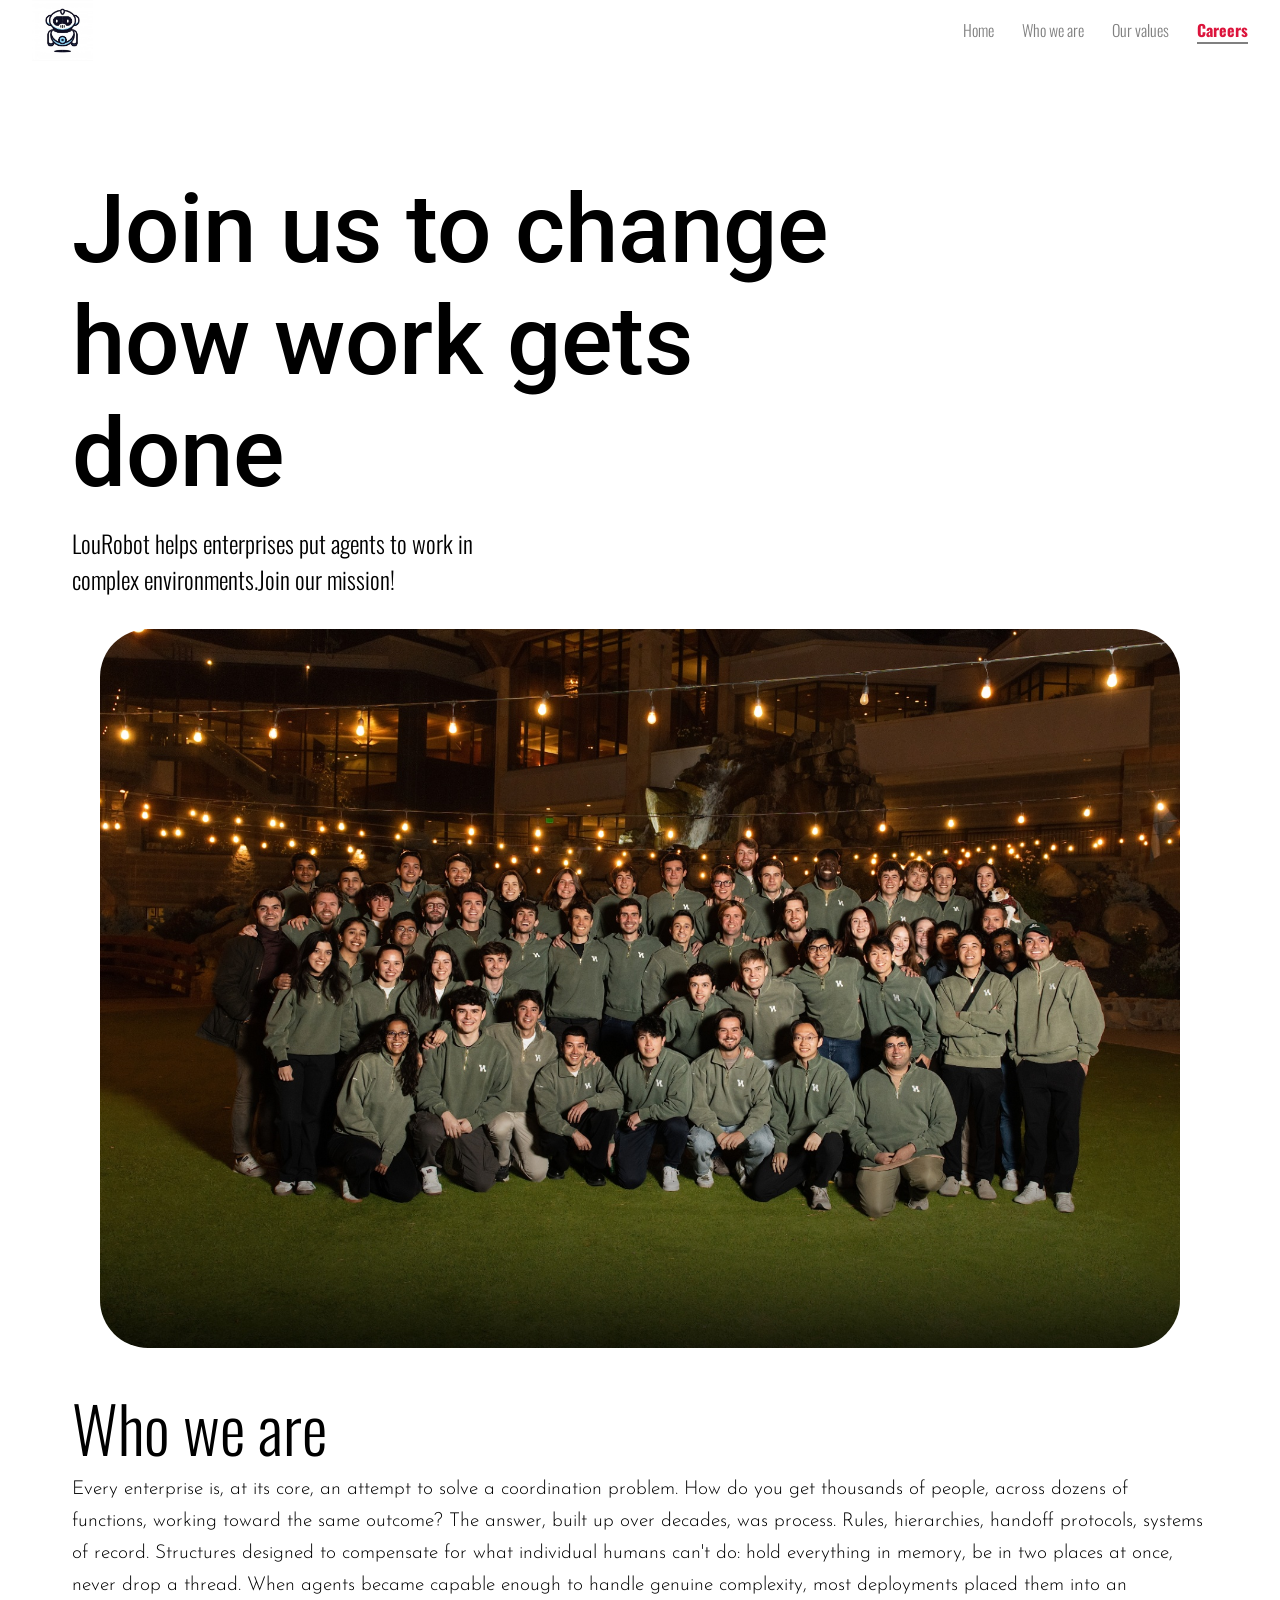
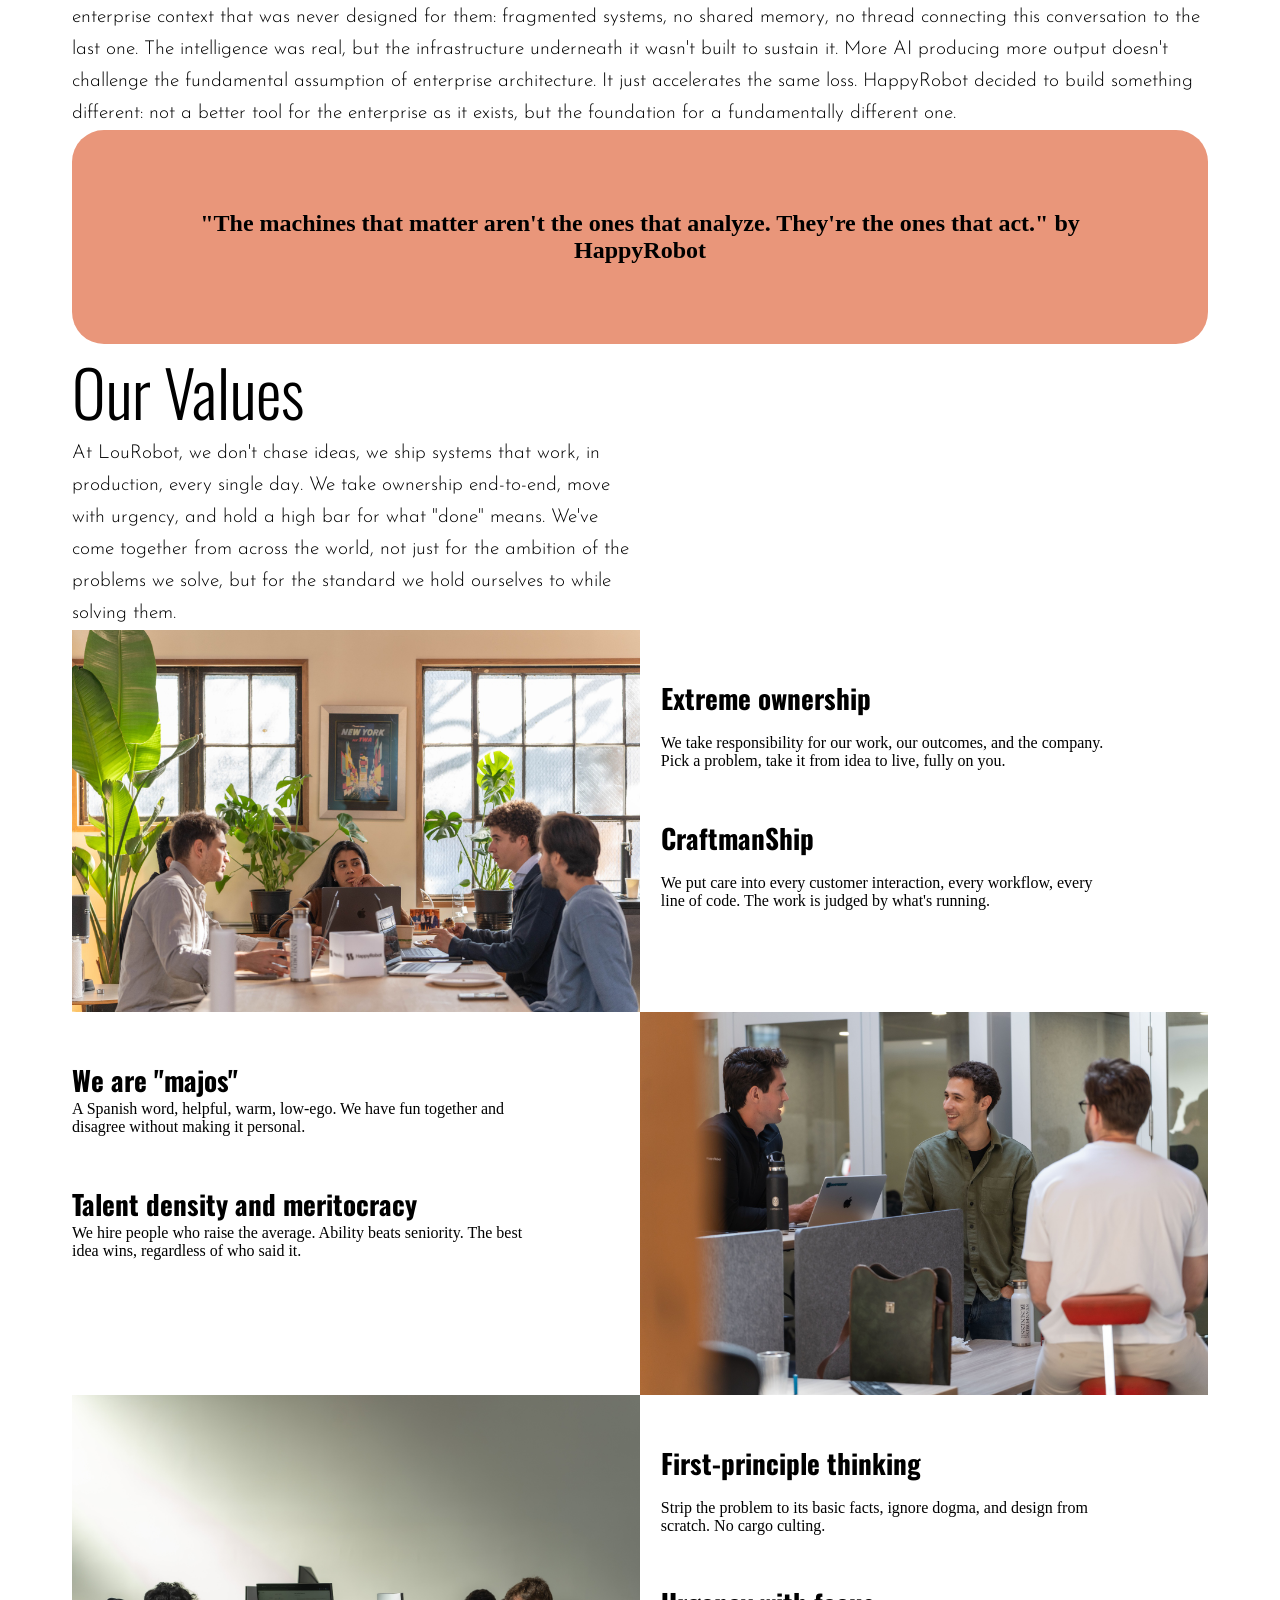
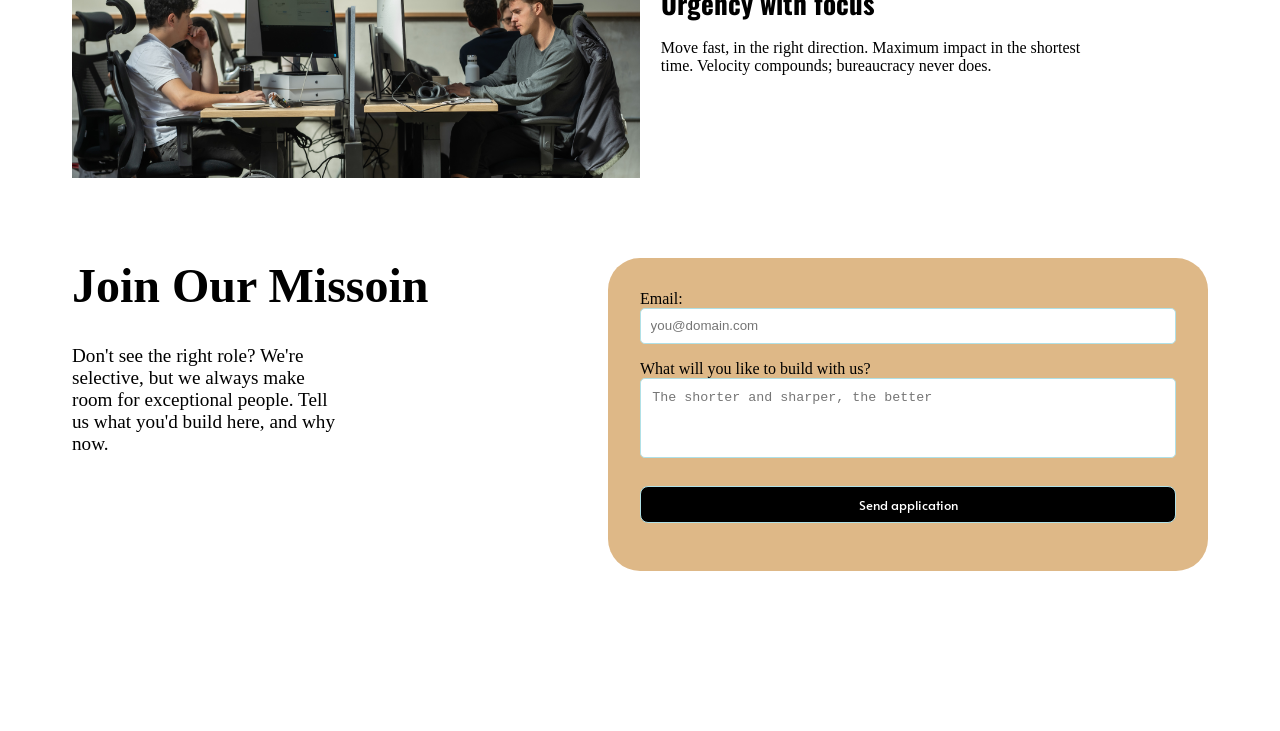
<file: carrer.html>
<!doctype html>
<html lang="en">
  <head>
    <meta charset="UTF-8" />
    <meta name="viewport" content="width=device-width, initial-scale=1.0" />
    <title>LouRobot Careers</title>
    <link rel="stylesheet" href="./carrer.css" />
  </head>
  <body>
    <section class="sucsess">
      <div class="sucsess-header">
        <h2>Application Sent!</h2>
      </div>
      <p>Thanks for completing the form. We'll be in touch soon!</p>
    </section>
    <header class="navlogo">
      <img src="./images/robot.jpeg" alt="" />

      <nav>
        <ul>
          <div class="close">
            <img src="./images/icon-menu-close.svg" alt="" />
          </div>
          <li><a href="./index.html" target="_blank">Home</a></li>
          <li><a href="#who">Who we are</a></li>
          <li><a href="#our">Our values</a></li>
          <li><a href="./carrer.html" class="active">Careers</a></li>
        </ul>
      </nav>

      <img src="./images/icon-menu.svg" alt="" class="menu" />
    </header>
    <main>
      <div class="first">
        <h1>Join us to change how work gets done</h1>
        <p>
          LouRobot helps enterprises put agents to work in complex
          environments.Join our mission!
        </p>
      </div>

      <div class="team">
        <img src="./images/Our team.jpg" alt="" />
      </div>

      <section id="who" class="who">
        <h2>Who we are</h2>
        <p>
          Every enterprise is, at its core, an attempt to solve a coordination
          problem. How do you get thousands of people, across dozens of
          functions, working toward the same outcome? The answer, built up over
          decades, was process. Rules, hierarchies, handoff protocols, systems
          of record. Structures designed to compensate for what individual
          humans can't do: hold everything in memory, be in two places at once,
          never drop a thread. When agents became capable enough to handle
          genuine complexity, most deployments placed them into an enterprise
          context that was never designed for them: fragmented systems, no
          shared memory, no thread connecting this conversation to the last one.
          The intelligence was real, but the infrastructure underneath it wasn't
          built to sustain it. More AI producing more output doesn't challenge
          the fundamental assumption of enterprise architecture. It just
          accelerates the same loss. HappyRobot decided to build something
          different: not a better tool for the enterprise as it exists, but the
          foundation for a fundamentally different one.
        </p>
      </section>

      <div class="quote">
        <p>
          "The machines that matter aren't the ones that analyze. They're the
          ones that act." by HappyRobot
        </p>
      </div>

      <section id="our" class="value">
        <h2>Our Values</h2>
        <p class="value-cont">
          At LouRobot, we don't chase ideas, we ship systems that work, in
          production, every single day. We take ownership end-to-end, move with
          urgency, and hold a high bar for what "done" means. We've come
          together from across the world, not just for the ambition of the
          problems we solve, but for the standard we hold ourselves to while
          solving them.
        </p>
        <div class="ext">
          <div class="est">
            <img src="./images/Extreme.jpg" alt="" />
          </div>
          <div class="es">
            <h3>Extreme ownership</h3>
            <p>
              We take responsibility for our work, our outcomes, and the
              company. Pick a problem, take it from idea to live, fully on you.
            </p>
            <h3>CraftmanShip</h3>
            <p>
              We put care into every customer interaction, every workflow, every
              line of code. The work is judged by what's running.
            </p>
          </div>
        </div>

        <div class="major">
          <div class="major-cont">
            <h3>We are "majos"</h3>
            <p>
              A Spanish word, helpful, warm, low-ego. We have fun together and
              disagree without making it personal.
            </p>
            <h3>Talent density and meritocracy</h3>
            <p>
              We hire people who raise the average. Ability beats seniority. The
              best idea wins, regardless of who said it.
            </p>
          </div>
          <div class="major-ima">
            <img src="./images/We are.jpg" alt="" />
          </div>
        </div>

        <div class="ext">
          <div class="est">
            <img src="./images/thinking.jpg" alt="" />
          </div>
          <div class="es">
            <h3>First-principle thinking</h3>
            <p>
              Strip the problem to its basic facts, ignore dogma, and design
              from scratch. No cargo culting.
            </p>
            <h3>Urgency with focus</h3>
            <p>
              Move fast, in the right direction. Maximum impact in the shortest
              time. Velocity compounds; bureaucracy never does.
            </p>
          </div>
        </div>
      </section>

      <section class="join">
        <div class="joine">
          <h2>Join Our Missoin</h2>
          <p>
            Don't see the right role? We're selective, but we always make room
            for exceptional people. Tell us what you'd build here, and why now.
          </p>
        </div>
        <div class="join-form">
          <form action="" id="form">
            <label for="email">Email:</label>
            <input placeholder="you@domain.com" class="emai" />
            <p class="error email-err"></p>
            <p class="error valid"></p>
            <label for="">What will you like to build with us?</label>
            <textarea
              name=""
              id="message"
              placeholder="The shorter and sharper, the better"
            ></textarea>
            <p class="error message-err"></p>
            <p class="length error"></p>
            <p class="num error"></p>

            <input type="submit" value="Send application" class="submite" />
          </form>
        </div>
      </section>
    </main>

    <script src="./carrer.js"></script>
  </body>
</html>
</file>
<file: carrer.css>
@import url("https://fonts.googleapis.com/css2?family=Alata&family=Black+Ops+One&family=Josefin+Sans:ital,wght@0,100..700;1,100..700&family=Lora:ital,wght@0,400..700;1,400..700&family=Oswald:wght@200..700&family=Playfair+Display:ital,wght@0,400..900;1,400..900&family=Playwrite+GB+J:ital,wght@0,100..400;1,100..400&family=Roboto:ital,wght@0,100..900;1,100..900&display=swap");
* {
  padding: 0;
  margin: 0;
  box-sizing: border-box;
}
html{
  scroll-behavior: smooth;
}


header {
  padding: 0 0.3rem;
  background-color: rgb(255, 255, 255);
}
.menu,
.close {
  display: none;
}
.navlogo {
  display: flex;
  align-items: center;
  justify-content: space-between;
  padding: 0 2rem;
  position: sticky;
  top: 0;
}
.navlogo img {
  width: 5%;
  height: 5%;
}

.navlogo nav ul li {
  list-style: none;
  display: inline;
  margin-left: 1.5rem;
  font-family: "Oswald", sans-serif;
  font-optical-sizing: auto;
  font-weight: 300;
  font-style: normal;
  /* text-align: center; */
}
.navlogo nav ul li a {
  text-decoration: none;
  color: grey;
}
.navlogo nav ul li a.active{
   color: crimson;
   font-weight: bold;
   border-bottom: 2px solid gray;
}

.navlogo nav ul li a:hover {
  color: black;
}



main {
  margin: 0 4.5rem;
}

.first {
  background-color: white;
}
.first h1 {
  font-family: "Roboto", sans-serif;
  font-optical-sizing: auto;
  font-weight: 500;
  font-style: normal;
  font-size: 6rem;
  width: 75%;
  line-height: 7rem;
  margin-top: 7rem;
}
.first p {
  font-family: "Oswald", sans-serif;
  font-optical-sizing: auto;
  font-weight: 300;
  font-style: normal;
  font-size: 1.5rem;
  width: 40%;
  margin-top: 1rem;
}

.team {
  width: 100%;
  height: 60%;
  /* overflow: hidden; */
}
.team img {
  display: block;
  margin: 2rem auto;
  width: 95%;
  height: 30%;
  object-fit: cover;
  border-radius: 3rem;
}
.who{
  scroll-margin-top: 6rem;
}

.who h2 {
  font-family: "Oswald", sans-serif;
  font-optical-sizing: auto;
  font-weight: 300;
  font-style: normal;
  font-size: 4rem;
}
.who p {
  font-family: "Josefin Sans", sans-serif;
  font-optical-sizing: auto;
  font-weight: 300;
  font-style: normal;
  font-size: 1.2rem;
  line-height: 2rem;
}

.quote p {
  background-color: darksalmon;
  padding: 5rem;
  text-align: center;
  font-weight: bold;
  font-size: 1.5rem;
  border-radius: 2rem;
}
.value{
  scroll-margin-top: 7rem;
}
.value h2 {
  font-family: "Oswald", sans-serif;
  font-optical-sizing: auto;
  font-weight: 300;
  font-style: normal;
  font-size: 4rem;
}
.value-cont {
  font-family: "Josefin Sans", sans-serif;
  font-optical-sizing: auto;
  font-weight: 300;
  font-style: normal;
  font-size: 1.2rem;
  line-height: 2rem;
  background-color: white;
  width: 50%;
}

.ext {
  display: flex;
}
.est img {
  width: 100%;
  height: 100%;
}
.est {
  flex: 1;
}
.es {
  flex: 1;
  background-color: white;
}
.es h3 {
  font-family: "Oswald", sans-serif;
  font-optical-sizing: auto;
  font-weight: 700;
  font-style: normal;
  font-size: 1.7rem;
  margin-left: 1.3rem;
  margin-top: 3rem;
}
.es p {
  margin-top: 1rem;
  margin-bottom: 1rem;
  width: 80%;
  margin-left: 1.3rem;
}
.major {
  display: flex;
}
.major-cont {
  flex: 1;
  background-color: white;
}
.major-cont h3 {
  font-family: "Oswald", sans-serif;
  font-optical-sizing: auto;
  font-weight: 700;
  font-style: normal;
  font-size: 1.7rem;
  margin-top: 3rem;
}
.major-cont p {
  width: 80%;
}
.major-ima {
  flex: 1;
}
.major-ima img {
  width: 100%;
  height: 100%;
}

.join {
  display: flex;
  margin-top: 5rem;
  margin-bottom: 10rem;
}
.join h2 {
  font-size: 3rem;
  margin-bottom: 2rem;
}
.joine {
  flex: 1;
}
.joine p {
  width: 50%;
  font-weight: 200;
  font-size: larger;
}
.join-form {
  flex: 1;
  background-color: burlywood;
  padding: 2rem;
  border-radius: 2rem;
}
input {
  width: 100%;
  padding: 0.6rem;
  border: 1px solid powderblue;
  border-radius: 0.3rem;
  outline: none;
  cursor: pointer;
  margin-bottom: 0.5rem;
}
input:focus {
  border: 2px solid purple;
}

input.invalid {
  border: 1px solid red;
}
.error{
    color: red;
    margin-bottom: 0.5rem;
}
textarea {
  width: 100%;

  padding: 0.7rem;
  height: 5rem;
  outline: none;
  border-radius: 0.3rem;
  border: 1px solid powderblue;
  resize: none;
}

textarea:focus {
  border: 2px solid purple;
}

textarea.invalid {
  border: 1px solid red;
}
input[type="submit"] {
  margin-top: 1rem;
  font-weight: 400;
  background-color: black;
  color: white;
  padding: 0.5rem 1.1rem;
  border-radius: 0.5rem;
  cursor: pointer;
  font-family: "Alata", serif;
  font-style: normal;
  margin-bottom: 1rem;
}
/* input[type="submit"]{
    background-color: var(--green-medium);
    color: var(--White);
    cursor: pointer;
    border: none;
    padding: 1rem 0;
    margin-top: 3rem;
} */

input[type="submit"]:hover {
  background-color: rgb(53, 33, 7);
}

.sucsess-header{
    /* display: flex; */
    /* gap: 0.5rem; */
    /* align-items: center; */
    text-align: center;
    margin-bottom: 1rem;
}
.sucsess{
    background-color:  hsl(169, 50%, 56%);;
    color: var(--White);
    width: 29%;
    height: 8rem;
    margin: 3% auto 0 auto;
    padding: 2rem;
    border-radius: 0.7rem;
    display: none;
}
.sucsess p{
  text-align: center;
}
@media (max-width: 480px) {
  .menu {
    display: block;
  }
  body {
    position: relative;
  }

  .navlogo nav {
    position: absolute;
    left: 0;
    top: 0;
    width: 100%;
    background-color: hsla(240, 100%, 5%, 0.4);
    height: 100vh;
    display: flex;
    justify-content: flex-end;
    transform: translateX(-150%);
  }
  .navlogo nav ul li {
    display: block;
    margin-left: 0;
    margin-top: 1.5rem;
  }
  .navlogo nav ul {
    background-color: yellowgreen;
    width: 60%;
    padding: 2rem;
   
  }
  .navlogo nav ul li a{
     color: black;
  }
  .close{
    display: flex;
    justify-content: flex-end;
  }
  

  .navlogo img {
    width: 15%;
  }

  main {
    margin: 0 1.5rem;
  }
  /* .first{
    background-color: brown;
  } */
  .first h1 {
    font-size: 2.5rem;
    width: 100%;
    line-height: normal;
    margin-top: 3rem;
  }
  .first p {
    width: 100%;
  }
  .team img {
    border-radius: 1rem;
  }
  .who h2 {
    font-size: 2.5rem;
    margin: 2rem 0;
  }
  .quote p {
    padding: 2rem;
  }
  .value h2 {
    font-size: 2.5rem;
    margin: 2rem 0;
  }
  .value-cont {
    width: 100%;
    margin-bottom: 2rem;
  }
  .ext {
    flex-direction: column;
  }
  .est img {
    border-radius: 1rem;
  }
  .es h3 {
    margin-left: 0;
    margin-top: 1rem;
    margin-bottom: 0.2rem;
  }
  .es p {
    margin: 0;
    margin-left: 0;
    width: 100%;
  }
  .major {
    flex-direction: column-reverse;
  }
  .major-cont h3 {
    margin-top: 1rem;
    margin-bottom: 0.2rem;
    width: 100%;
    line-height: 2rem;
  }
  .major-cont p {
    margin-bottom: 1rem;
  }
  .major-ima img {
    border-radius: 1rem;
    margin-top: 2rem;
  }
  .join {
    flex-direction: column;
  }
  .join h2 {
    font-size: 2.5rem;
    width: 100%;
    text-align: center;
  }
  .joine p {
    width: 100%;
    font-size: 1.1rem;
    margin-top: 1rem;
    margin-bottom: 2rem;
  }
  .join-form {
    padding-top: 4rem;
    padding-bottom: 4rem;
  }
  header {
    margin-top: 1rem;
  }
  .sucsess{
    /* margin: 3% auto 0 auto;  */
    margin: 0 auto;
    margin-top: 1rem;
    width: 50%;
    height: auto;
  }
  .sucsess p{
    text-align: center;
  }
}
</file>
